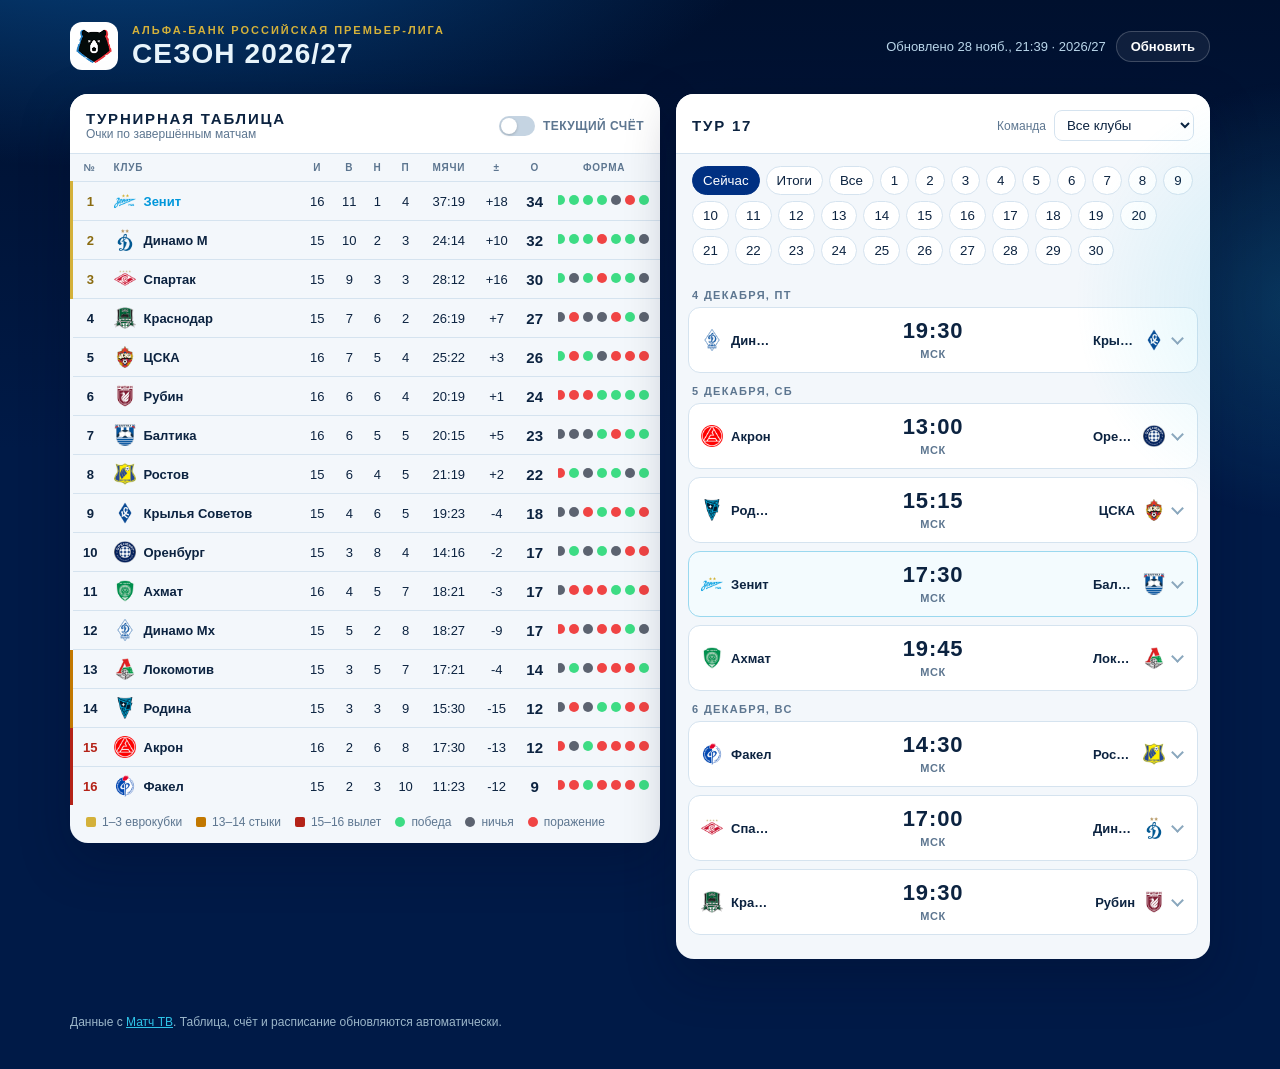
<file: docs/index.html>
<!DOCTYPE html>
<html lang="ru">
<head>
  <meta charset="utf-8">
  <meta name="viewport" content="width=device-width, initial-scale=1">
  <meta name="theme-color" content="#001a47">
  <meta name="description" content="Живая таблица, расписание и результаты Российской Премьер-Лиги 2026/27">
  <title>РПЛ 2026/27 — таблица и календарь</title>
  <link rel="icon" href="assets/rpl-bear.png">
  <link rel="stylesheet" href="styles.css">
</head>
<body>
  <div class="glow" aria-hidden="true"></div>
  <header class="top">
    <div class="brand">
      <img src="assets/rpl-bear.png" alt="" width="48" height="48">
      <div>
        <p class="eyebrow">Альфа-Банк Российская Премьер-Лига</p>
        <h1>Сезон 2026/27</h1>
      </div>
    </div>
    <div class="status">
      <span id="updated">Загрузка…</span>
      <button type="button" id="reload" class="ghost">Обновить</button>
    </div>
  </header>

  <nav class="tabs" role="tablist">
    <button type="button" id="tab-table" class="tab is-on" data-tab="table">Таблица</button>
    <button type="button" id="tab-matches" class="tab" data-tab="matches">Расписание</button>
    <button type="button" id="tab-results" class="tab" data-tab="results">Результаты</button>
  </nav>

  <main class="layout">
    <section class="panel table-panel" id="table-panel">
      <header class="panel-head">
        <div>
          <h2>Турнирная таблица</h2>
          <p id="table-note">Очки по завершённым матчам</p>
        </div>
        <label class="switch" title="Добавить в таблицу текущий счёт идущих матчей">
          <input type="checkbox" id="live-points">
          <span class="track"></span>
          <span class="switch-text">Текущий счёт</span>
        </label>
      </header>
      <div class="table-wrap">
        <table class="ladder">
          <thead>
            <tr>
              <th class="num">№</th>
              <th class="club">Клуб</th>
              <th>И</th>
              <th>В</th>
              <th>Н</th>
              <th>П</th>
              <th class="wide">Мячи</th>
              <th>±</th>
              <th>О</th>
              <th class="form-col">Форма</th>
            </tr>
          </thead>
          <tbody id="standings"></tbody>
        </table>
      </div>
      <ul class="legend">
        <li><i class="swatch euro"></i>1–3 еврокубки</li>
        <li><i class="swatch play"></i>13–14 стыки</li>
        <li><i class="swatch down"></i>15–16 вылет</li>
        <li><i class="dot W"></i>победа</li>
        <li><i class="dot D"></i>ничья</li>
        <li><i class="dot L"></i>поражение</li>
      </ul>
    </section>

    <section class="panel matches-panel" id="matches-panel">
      <header class="panel-head">
        <h2 id="matches-title">Календарь</h2>
        <div class="filters">
          <label class="sr">Команда
            <select id="team-filter">
              <option value="">Все клубы</option>
            </select>
          </label>
        </div>
      </header>
      <div id="live-strip" class="live-strip" hidden></div>
      <div id="tour-pills" class="pills"></div>
      <div id="match-list" class="match-list"></div>
    </section>
  </main>

  <footer class="foot">
    Данные с <a href="https://matchtv.ru/football/rpl/table" rel="noopener">Матч ТВ</a>.
    Таблица, счёт и расписание обновляются автоматически.
  </footer>
  <script src="app.js"></script>
</body>
</html>
</file>
<file: docs/styles.css>
:root {
  --navy: #001a47;
  --blue: #003082;
  --cyan: #2ec4e8;
  --gold: #d4b13a;
  --paper: #f3f7fb;
  --ink: #0c2340;
  --muted: #5d7690;
  --line: #d5e3ef;
  --card: #ffffff;
  --down: #b42318;
  --play: #c27800;
  --win: #12805c;
  --live: #e11d48;
  --zenit: #0097db;
}

* { box-sizing: border-box; margin: 0; padding: 0; }

html, body {
  min-height: 100%;
  background:
    radial-gradient(1200px 500px at 10% -10%, #074a8a 0%, transparent 55%),
    linear-gradient(180deg, #00102e 0%, var(--navy) 42%, #001a47 100%);
  color: var(--ink);
  font-family: "Avenir Next", "Segoe UI", "Helvetica Neue", sans-serif;
}

.glow {
  position: fixed; inset: auto -20% 40% auto;
  width: 480px; height: 480px;
  background: radial-gradient(circle, rgba(46, 196, 232, .18), transparent 65%);
  pointer-events: none;
}

.top {
  max-width: 1180px;
  margin: 0 auto;
  padding: 22px 20px 8px;
  display: flex;
  justify-content: space-between;
  gap: 16px;
  align-items: center;
  color: #e8f4fb;
}

.brand {
  display: flex;
  gap: 14px;
  align-items: center;
}

.brand img {
  width: 48px; height: 48px;
  background: #fff;
  border-radius: 12px;
  padding: 6px;
}

.eyebrow {
  font-size: 11px;
  letter-spacing: .18em;
  text-transform: uppercase;
  color: var(--gold);
  font-weight: 700;
}

h1 {
  font-size: 28px;
  letter-spacing: .04em;
  text-transform: uppercase;
  line-height: 1;
  margin-top: 4px;
}

.status {
  display: flex;
  gap: 10px;
  align-items: center;
  font-size: 13px;
  color: #b9d6ea;
}

.ghost, .tab {
  border: 1px solid rgba(255,255,255,.2);
  background: rgba(255,255,255,.06);
  color: #fff;
  border-radius: 999px;
  padding: 8px 14px;
  cursor: pointer;
  font: 700 13px/1 "Avenir Next", "Segoe UI", sans-serif;
}

.ghost:hover, .tab:hover { background: rgba(255,255,255,.14); }

.tabs {
  display: none;
  max-width: 1180px;
  margin: 8px auto 0;
  padding: 0 20px;
  gap: 8px;
}

.tab.is-on {
  background: var(--cyan);
  border-color: var(--cyan);
  color: #00304a;
}

.layout {
  max-width: 1180px;
  margin: 16px auto 24px;
  padding: 0 20px 32px;
  display: grid;
  grid-template-columns: minmax(0, 1.05fr) minmax(0, .95fr);
  gap: 16px;
  align-items: start;
}

.panel {
  background: var(--paper);
  border-radius: 18px;
  overflow: hidden;
  box-shadow: 0 18px 50px rgba(0, 10, 40, .28);
}

.panel-head {
  display: flex;
  justify-content: space-between;
  gap: 12px;
  align-items: center;
  padding: 16px 16px 12px;
  background: #fff;
  border-bottom: 1px solid var(--line);
}

.panel-head h2 {
  font-size: 15px;
  letter-spacing: .12em;
  text-transform: uppercase;
}

.panel-head p, .filters {
  color: var(--muted);
  font-size: 12px;
}

select {
  border: 1px solid var(--line);
  background: #fff;
  border-radius: 8px;
  padding: 6px 8px;
  color: var(--ink);
  font: 600 13px/1.2 inherit;
}

.table-wrap { overflow-x: auto; }

.ladder {
  width: 100%;
  border-collapse: collapse;
  font-variant-numeric: tabular-nums;
  font-size: 13px;
}

.ladder th {
  text-align: center;
  font-size: 10px;
  letter-spacing: .08em;
  text-transform: uppercase;
  color: var(--muted);
  padding: 8px 6px;
  font-weight: 700;
}

.ladder th.club, .ladder td.club { text-align: left; }

.ladder tbody tr {
  border-top: 1px solid var(--line);
  cursor: pointer;
}

.ladder tbody tr:hover { background: #e7f6fc; }

.ladder td {
  padding: 8px 6px;
  text-align: center;
  white-space: nowrap;
}

.ladder td.num {
  font-weight: 800;
  width: 36px;
  border-left: 3px solid transparent;
}

.ladder tr.euro td.num { border-left-color: var(--gold); color: #8a6b10; }
.ladder tr.play td.num { border-left-color: var(--play); }
.ladder tr.down td.num { border-left-color: var(--down); color: var(--down); }
.ladder tr.is-on { background: #dcf3fb; }
.ladder tr.zenit td.club b { color: var(--zenit); }

.club-cell {
  display: flex;
  align-items: center;
  gap: 8px;
  min-width: 148px;
}

.club-cell img, .crest {
  width: 22px; height: 22px; object-fit: contain;
}

.club-cell b { font-size: 13px; font-weight: 700; }

.pts { font-weight: 800; font-size: 15px; }
.pts.live-pts { color: var(--zenit); }

.shift {
  display: block;
  font-size: 9px;
  font-weight: 800;
  line-height: 1;
  margin-top: 2px;
}
.shift.up { color: #16a34a; }
.shift.down { color: var(--down); }

.form-col {
  width: 108px;
  max-width: 108px;
  padding-right: 10px !important;
}

.form-scroll {
  overflow-x: auto;
  overflow-y: hidden;
  max-width: 108px;
  scrollbar-width: thin;
  scrollbar-color: #b7c9d8 transparent;
  touch-action: pan-x;
}

.form-scroll::-webkit-scrollbar { height: 4px; }
.form-scroll::-webkit-scrollbar-thumb {
  background: #b7c9d8;
  border-radius: 99px;
}

.form {
  display: flex;
  gap: 4px;
  width: max-content;
  padding: 4px 1px 6px;
}

.form i, .dot {
  width: 10px;
  height: 10px;
  border-radius: 50%;
  flex: none;
  font-size: 0;
  color: transparent;
  display: inline-block;
}

.form .W, .dot.W { background: #3ddc84; }
.form .D, .dot.D { background: #5c6370; }
.form .L, .dot.L { background: #f04444; }
.form .is-live {
  box-shadow: 0 0 0 2px #fff, 0 0 0 3px var(--cyan);
}

.switch {
  display: flex;
  align-items: center;
  gap: 8px;
  cursor: pointer;
  user-select: none;
  flex: none;
}

.switch input {
  position: absolute;
  opacity: 0;
  pointer-events: none;
}

.switch .track {
  width: 36px;
  height: 20px;
  background: #c5d4e2;
  border-radius: 999px;
  position: relative;
  flex: none;
  transition: background .2s;
}

.switch .track::after {
  content: "";
  position: absolute;
  width: 16px;
  height: 16px;
  border-radius: 50%;
  background: #fff;
  top: 2px;
  left: 2px;
  box-shadow: 0 1px 3px rgba(0,0,0,.2);
  transition: transform .2s;
}

.switch input:checked + .track { background: var(--cyan); }
.switch input:checked + .track::after { transform: translateX(16px); }
.switch-text {
  font-size: 12px;
  font-weight: 800;
  letter-spacing: .04em;
  text-transform: uppercase;
  color: var(--muted);
}
.switch:has(input:checked) .switch-text { color: var(--ink); }

.legend {
  list-style: none;
  display: flex;
  gap: 14px;
  flex-wrap: wrap;
  padding: 10px 16px 14px;
  color: var(--muted);
  font-size: 12px;
  align-items: center;
}

.legend .dot {
  margin-right: 6px;
  vertical-align: -1px;
}

.swatch {
  width: 10px; height: 10px;
  display: inline-block;
  margin-right: 6px;
  border-radius: 2px;
  vertical-align: -1px;
}
.swatch.euro { background: var(--gold); }
.swatch.play { background: var(--play); }
.swatch.down { background: var(--down); }

.live-strip {
  margin: 12px 16px 0;
  padding: 10px 12px;
  border-radius: 12px;
  background: #fff1f2;
  color: var(--live);
  font-weight: 700;
  font-size: 13px;
}

.pills {
  display: flex;
  gap: 6px;
  flex-wrap: wrap;
  padding: 12px 16px 4px;
  -webkit-overflow-scrolling: touch;
}

.pill {
  border: 1px solid var(--line);
  background: #fff;
  color: var(--ink);
  border-radius: 999px;
  padding: 6px 10px;
  font: 700 12px/1 inherit;
  cursor: pointer;
}

.pill.is-on {
  background: var(--blue);
  border-color: var(--blue);
  color: #fff;
}

.pill.live { box-shadow: 0 0 0 2px rgba(225, 29, 72, .25); }

.match-list { padding: 8px 12px 16px; }

.day-label {
  margin: 12px 4px 6px;
  font-size: 11px;
  letter-spacing: .12em;
  text-transform: uppercase;
  color: var(--muted);
  font-weight: 800;
}

.match-wrap {
  background: #fff;
  border: 1px solid var(--line);
  border-radius: 12px;
  margin-bottom: 8px;
  overflow: hidden;
}

.match-wrap.zenit { border-color: #9ad8ef; background: #f3fbfe; }
.match-wrap.live { border-color: #fecdd3; }
.match-wrap.is-dim { opacity: .42; }
.match-wrap.open { box-shadow: 0 8px 24px rgba(0, 24, 64, .08); }

.match {
  display: grid;
  grid-template-columns: 72px minmax(0, 1fr) 72px 12px;
  gap: 8px;
  align-items: center;
  padding: 10px 12px;
  cursor: pointer;
}

.match::after {
  content: "";
  width: 7px;
  height: 7px;
  border-right: 2px solid #8aa7bd;
  border-bottom: 2px solid #8aa7bd;
  transform: rotate(45deg);
  margin-bottom: 4px;
}

.match-wrap.open .match::after {
  transform: rotate(-135deg);
  margin-bottom: 0;
  margin-top: 4px;
}

.match-wrap.open .match { border-bottom: 1px solid var(--line); }

.match-acc {
  padding: 12px 12px 14px;
  background: rgba(255,255,255,.72);
}

.acc-meta {
  font-size: 11px;
  letter-spacing: .08em;
  text-transform: uppercase;
  color: var(--muted);
  font-weight: 800;
  margin-bottom: 10px;
}

.acc-empty {
  text-align: center;
  color: var(--muted);
  font-size: 13px;
  padding: 8px 0;
}

.events {
  list-style: none;
  display: flex;
  flex-direction: column;
  gap: 6px;
}

.ev {
  display: grid;
  grid-template-columns: 1fr 42px 1fr;
  gap: 8px;
  align-items: center;
}

.ev .min {
  text-align: center;
  font-variant-numeric: tabular-nums;
  font-size: 11px;
  font-weight: 800;
  color: var(--muted);
}

.ev .col.home { text-align: right; }
.ev .col.home .who { flex-direction: row-reverse; justify-content: flex-end; }
.ev .col.away { text-align: left; }

.who {
  display: inline-flex;
  align-items: center;
  gap: 6px;
  font-size: 12px;
  font-weight: 700;
}

.who small {
  display: block;
  font-size: 10px;
  color: var(--muted);
  font-weight: 600;
}

.who.sub { align-items: flex-start; }
.who.sub span { display: flex; flex-direction: column; line-height: 1.15; }
.who .in { color: #16a34a; font-size: 12px; }
.who .out { color: var(--down); font-size: 11px; font-weight: 600; }

.ico {
  width: 10px;
  height: 10px;
  flex: none;
  display: inline-block;
}

.ico.goal, .ico.own_goal {
  width: 11px;
  height: 11px;
  border-radius: 50%;
  background: #111;
  box-shadow: inset 0 0 0 2px #fff, 0 0 0 1px #111;
}
.ico.own_goal { background: #8a93a0; box-shadow: inset 0 0 0 2px #fff, 0 0 0 1px #8a93a0; }
.ico.yellow {
  width: 8px;
  height: 11px;
  border-radius: 1px;
  background: #f5c518;
}
.ico.red {
  width: 8px;
  height: 11px;
  border-radius: 1px;
  background: #e11d48;
}
.ico.sub {
  width: 8px;
  height: 8px;
  border-radius: 2px;
  background: linear-gradient(180deg, #3ddc84 50%, #f04444 50%);
}

.mini-stats {
  margin-top: 12px;
  display: flex;
  flex-direction: column;
  gap: 6px;
}

.stat {
  display: grid;
  grid-template-columns: 28px 1fr 28px;
  gap: 8px;
  align-items: center;
  font-size: 12px;
}

.stat b { text-align: center; font-variant-numeric: tabular-nums; }
.stat span { text-align: center; color: var(--muted); font-size: 11px; }

.side {
  display: flex;
  align-items: center;
  gap: 8px;
  min-width: 0;
  font-weight: 700;
  font-size: 13px;
}

.side.away { justify-content: flex-end; text-align: right; }
.side span { overflow: hidden; text-overflow: ellipsis; white-space: nowrap; }

.scorebox {
  text-align: center;
}

.scorebox b {
  display: block;
  font-size: 22px;
  letter-spacing: .04em;
  font-variant-numeric: tabular-nums;
}

.scorebox small {
  color: var(--muted);
  font-size: 11px;
  font-weight: 700;
  letter-spacing: .06em;
  text-transform: uppercase;
}

.scorebox .live-min {
  color: var(--live);
}

.pulse {
  display: inline-block;
  width: 7px; height: 7px;
  border-radius: 50%;
  background: var(--live);
  margin-right: 5px;
  animation: pulse 1.2s ease-in-out infinite;
}

@keyframes pulse {
  0%, 100% { opacity: 1; transform: scale(1); }
  50% { opacity: .35; transform: scale(.7); }
}

.foot {
  max-width: 1180px;
  margin: 0 auto;
  padding: 0 20px 40px;
  color: #9bb6c9;
  font-size: 12px;
}

.foot a { color: var(--cyan); }

.sr {
  display: flex;
  gap: 8px;
  align-items: center;
}

.empty {
  padding: 28px 16px;
  text-align: center;
  color: var(--muted);
}

@media (max-width: 900px) {
  .tabs { display: flex; }
  .layout { grid-template-columns: 1fr; }
  .layout.is-table .matches-panel,
  .layout.is-matches .table-panel,
  .layout.is-results .table-panel { display: none; }
  h1 { font-size: 22px; }
  .top { align-items: flex-start; flex-direction: column; }
  .ladder th.wide, .ladder td.wide { display: none; }
  .form-col {
    width: 86px;
    max-width: 86px;
  }
  .form-scroll { max-width: 86px; }
  .switch-text { max-width: 72px; line-height: 1.15; }
}
</file>
